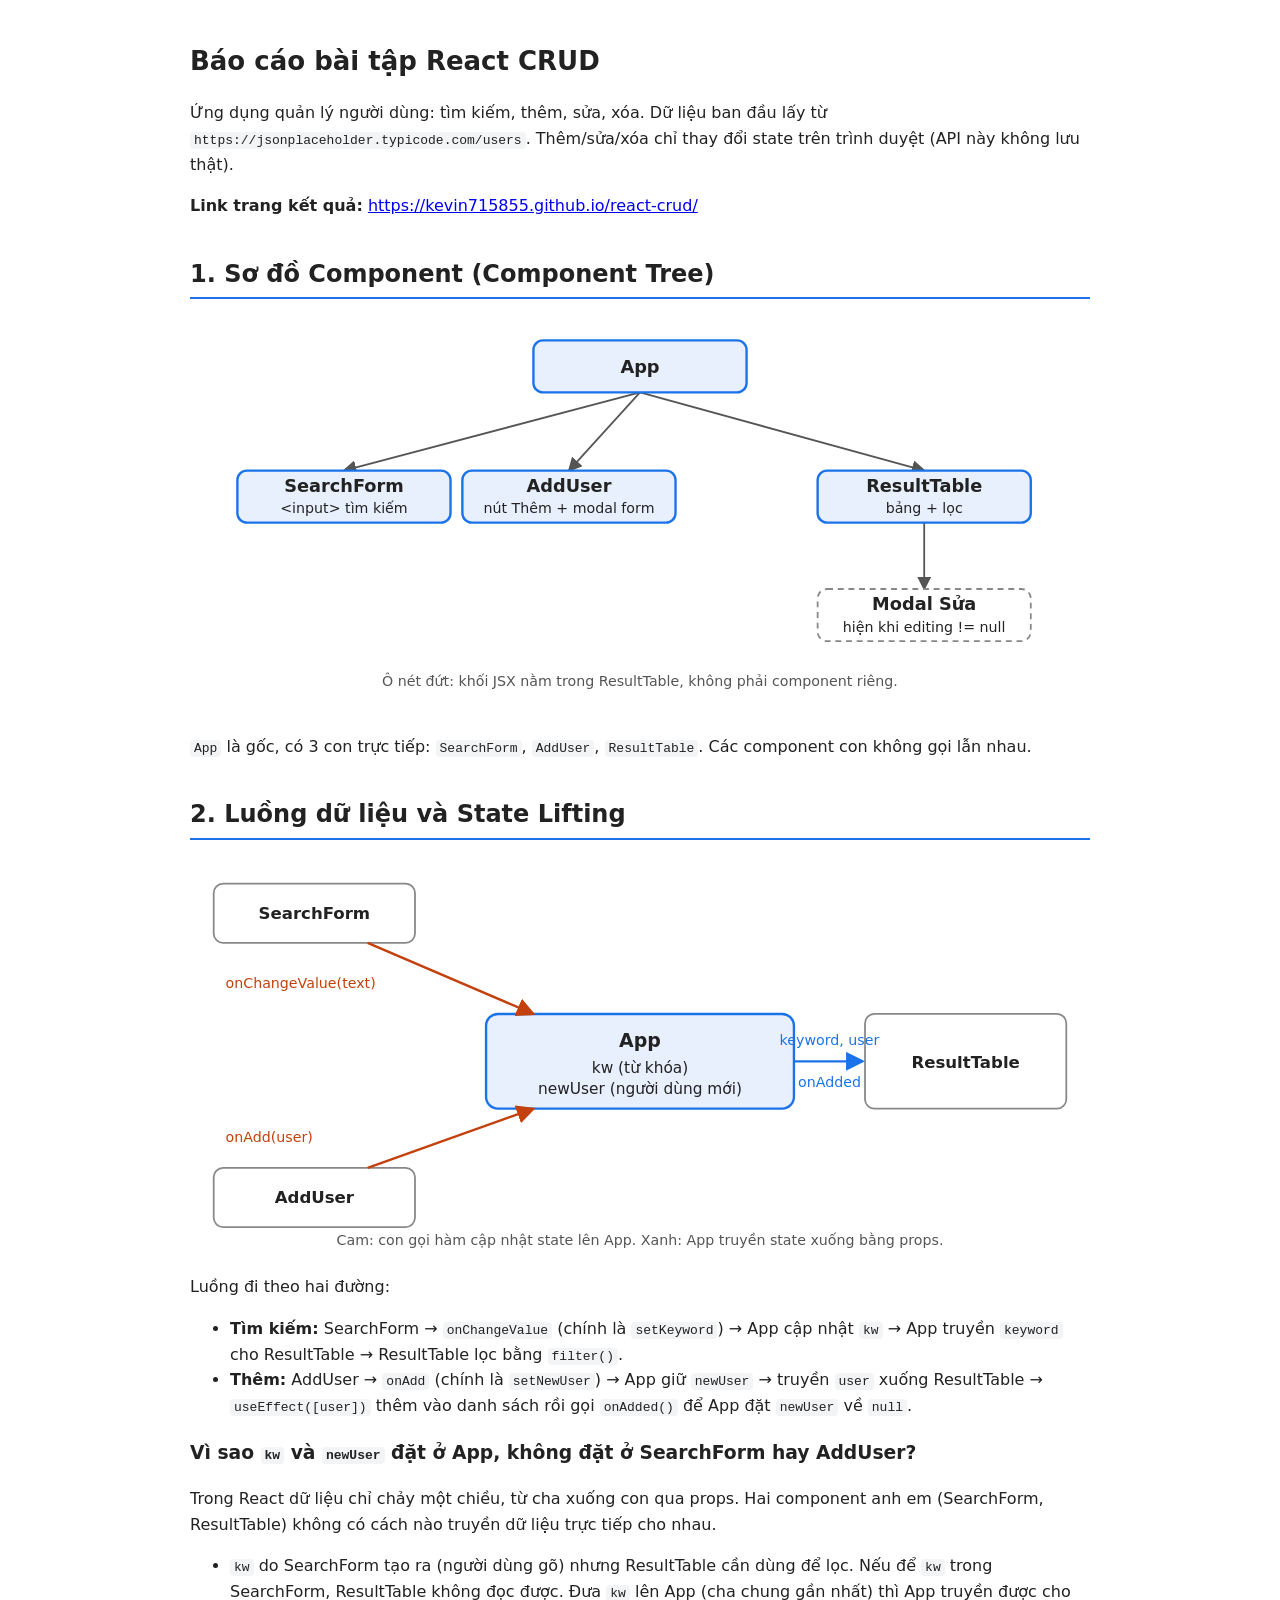
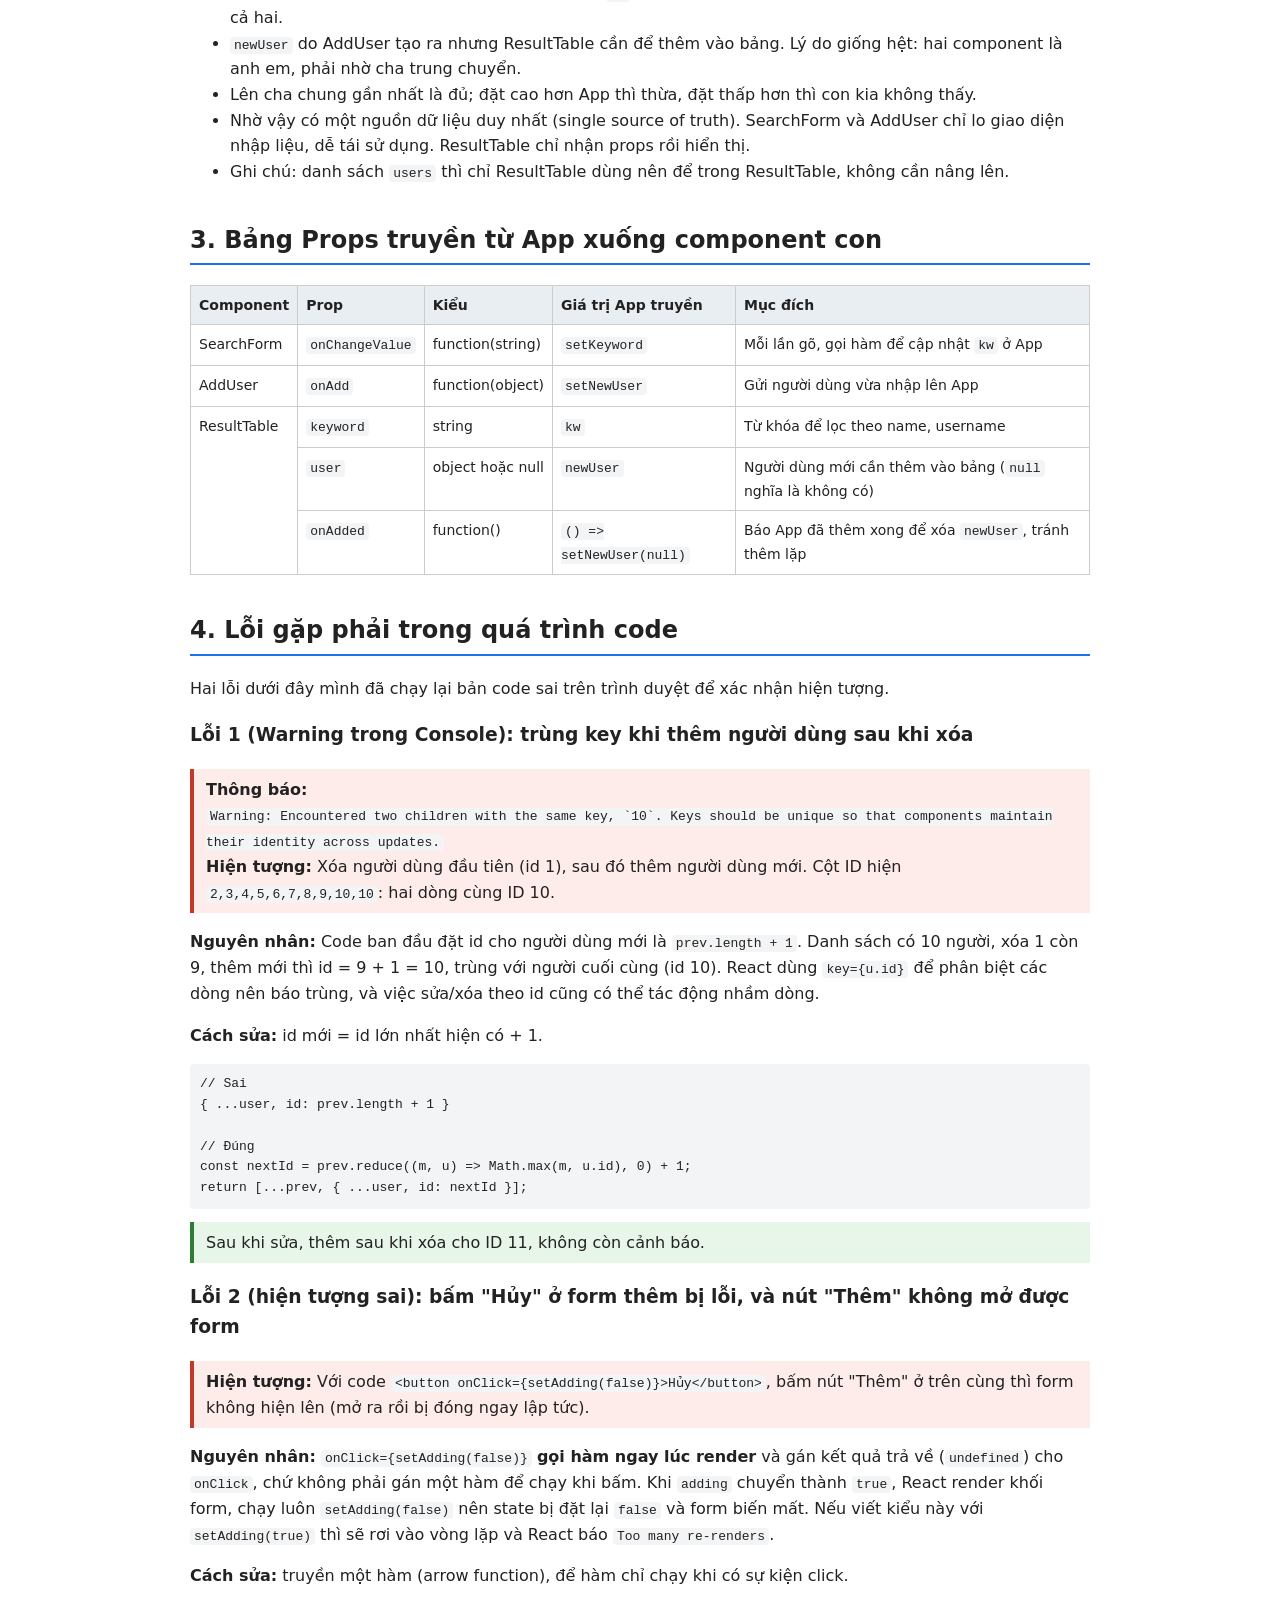
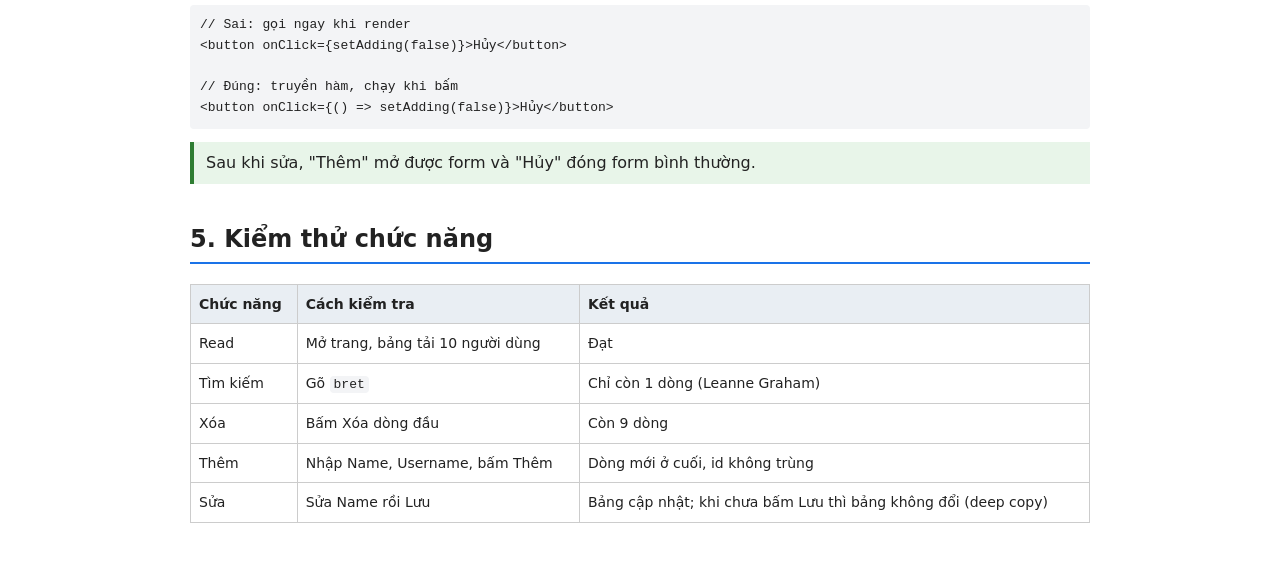
<file: report.html>
<!DOCTYPE html>
<html lang="vi">
<head>
  <meta charset="UTF-8" />
  <meta name="viewport" content="width=device-width, initial-scale=1" />
  <title>Báo cáo bài tập React CRUD</title>
  <style>
    body { font-family: system-ui, Arial, sans-serif; max-width: 900px; margin: 0 auto; padding: 24px 16px 60px; line-height: 1.6; color: #222; background: #fff; }
    h1 { font-size: 26px; } h2 { margin-top: 36px; border-bottom: 2px solid #1a73e8; padding-bottom: 4px; }
    table { border-collapse: collapse; width: 100%; margin: 12px 0; font-size: 14px; }
    th, td { border: 1px solid #ccc; padding: 8px; text-align: left; vertical-align: top; }
    th { background: #e9eef3; }
    code, pre { background: #f3f4f6; border-radius: 4px; font-family: Consolas, monospace; font-size: 13px; }
    code { padding: 1px 4px; } pre { padding: 10px; overflow-x: auto; }
    .err { background: #fdecea; border-left: 4px solid #c0392b; padding: 8px 12px; }
    .ok { background: #e8f5e9; border-left: 4px solid #2e7d32; padding: 8px 12px; }
    svg { max-width: 100%; height: auto; }
    svg text { font-family: system-ui, Arial, sans-serif; }
  </style>
</head>
<body>
  <h1>Báo cáo bài tập React CRUD</h1>
  <p>Ứng dụng quản lý người dùng: tìm kiếm, thêm, sửa, xóa. Dữ liệu ban đầu lấy từ
    <code>https://jsonplaceholder.typicode.com/users</code>. Thêm/sửa/xóa chỉ thay đổi state trên trình duyệt (API này không lưu thật).</p>
  <p><b>Link trang kết quả:</b> <a href="https://kevin715855.github.io/react-crud/">https://kevin715855.github.io/react-crud/</a></p>

  <h2>1. Sơ đồ Component (Component Tree)</h2>
  <svg viewBox="0 0 760 330" role="img" aria-label="Cây component">
    <defs><marker id="a" markerWidth="8" markerHeight="8" refX="7" refY="4" orient="auto"><path d="M0,0 L8,4 L0,8 z" fill="#555"/></marker></defs>
    <g stroke="#555" stroke-width="1.5" fill="none" marker-end="url(#a)">
      <line x1="380" y1="62" x2="130" y2="128"/><line x1="380" y1="62" x2="320" y2="128"/><line x1="380" y1="62" x2="620" y2="128"/>
      <line x1="620" y1="172" x2="620" y2="228"/>
    </g>
    <g stroke="#1a73e8" stroke-width="2" fill="#e8f0fe">
      <rect x="290" y="18" width="180" height="44" rx="8"/>
      <rect x="40" y="128" width="180" height="44" rx="8"/>
      <rect x="230" y="128" width="180" height="44" rx="8"/>
      <rect x="530" y="128" width="180" height="44" rx="8"/>
    </g>
    <rect x="530" y="228" width="180" height="44" rx="8" fill="#fff" stroke="#888" stroke-width="1.5" stroke-dasharray="5 4"/>
    <g font-size="15" text-anchor="middle" fill="#222">
      <text x="380" y="46" font-weight="700">App</text>
      <text x="130" y="146" font-weight="700">SearchForm</text><text x="130" y="164" font-size="12">&lt;input&gt; tìm kiếm</text>
      <text x="320" y="146" font-weight="700">AddUser</text><text x="320" y="164" font-size="12">nút Thêm + modal form</text>
      <text x="620" y="146" font-weight="700">ResultTable</text><text x="620" y="164" font-size="12">bảng + lọc</text>
      <text x="620" y="246" font-weight="700">Modal Sửa</text><text x="620" y="264" font-size="12">hiện khi editing != null</text>
    </g>
    <text x="380" y="310" font-size="12" text-anchor="middle" fill="#555">Ô nét đứt: khối JSX nằm trong ResultTable, không phải component riêng.</text>
  </svg>
  <p><code>App</code> là gốc, có 3 con trực tiếp: <code>SearchForm</code>, <code>AddUser</code>, <code>ResultTable</code>.
    Các component con không gọi lẫn nhau.</p>

  <h2>2. Luồng dữ liệu và State Lifting</h2>
  <svg viewBox="0 0 760 330" role="img" aria-label="Luồng dữ liệu">
    <defs><marker id="b" markerWidth="8" markerHeight="8" refX="7" refY="4" orient="auto"><path d="M0,0 L8,4 L0,8 z" fill="#c2410c"/></marker>
      <marker id="c" markerWidth="8" markerHeight="8" refX="7" refY="4" orient="auto"><path d="M0,0 L8,4 L0,8 z" fill="#1a73e8"/></marker></defs>
    <rect x="250" y="130" width="260" height="80" rx="10" fill="#e8f0fe" stroke="#1a73e8" stroke-width="2"/>
    <g text-anchor="middle" fill="#222">
      <text x="380" y="158" font-size="16" font-weight="700">App</text>
      <text x="380" y="180" font-size="13">kw (từ khóa)</text>
      <text x="380" y="198" font-size="13">newUser (người dùng mới)</text>
    </g>
    <g fill="#fff" stroke="#888" stroke-width="1.5">
      <rect x="20" y="20" width="170" height="50" rx="8"/><rect x="20" y="260" width="170" height="50" rx="8"/><rect x="570" y="130" width="170" height="80" rx="8"/>
    </g>
    <g text-anchor="middle" font-size="14" font-weight="700" fill="#222">
      <text x="105" y="50">SearchForm</text><text x="105" y="290">AddUser</text><text x="655" y="176">ResultTable</text>
    </g>
    <g stroke="#c2410c" stroke-width="2" fill="none" marker-end="url(#b)">
      <path d="M150,70 L290,130"/><path d="M150,260 L290,210"/>
    </g>
    <g stroke="#1a73e8" stroke-width="2" fill="none" marker-end="url(#c)"><path d="M510,170 L568,170"/></g>
    <g font-size="12" fill="#c2410c"><text x="30" y="108">onChangeValue(text)</text><text x="30" y="238">onAdd(user)</text></g>
    <g font-size="12" fill="#1a73e8" text-anchor="middle"><text x="540" y="156">keyword, user</text><text x="540" y="192">onAdded</text></g>
    <text x="380" y="325" font-size="12" text-anchor="middle" fill="#555">Cam: con gọi hàm cập nhật state lên App. Xanh: App truyền state xuống bằng props.</text>
  </svg>
  <p>Luồng đi theo hai đường:</p>
  <ul>
    <li><b>Tìm kiếm:</b> SearchForm → <code>onChangeValue</code> (chính là <code>setKeyword</code>) → App cập nhật <code>kw</code> → App truyền <code>keyword</code> cho ResultTable → ResultTable lọc bằng <code>filter()</code>.</li>
    <li><b>Thêm:</b> AddUser → <code>onAdd</code> (chính là <code>setNewUser</code>) → App giữ <code>newUser</code> → truyền <code>user</code> xuống ResultTable → <code>useEffect([user])</code> thêm vào danh sách rồi gọi <code>onAdded()</code> để App đặt <code>newUser</code> về <code>null</code>.</li>
  </ul>

  <h3>Vì sao <code>kw</code> và <code>newUser</code> đặt ở App, không đặt ở SearchForm hay AddUser?</h3>
  <p>Trong React dữ liệu chỉ chảy một chiều, từ cha xuống con qua props. Hai component anh em (SearchForm, ResultTable) không có cách nào truyền dữ liệu trực tiếp cho nhau.</p>
  <ul>
    <li><code>kw</code> do SearchForm tạo ra (người dùng gõ) nhưng ResultTable cần dùng để lọc. Nếu để <code>kw</code> trong SearchForm, ResultTable không đọc được. Đưa <code>kw</code> lên App (cha chung gần nhất) thì App truyền được cho cả hai.</li>
    <li><code>newUser</code> do AddUser tạo ra nhưng ResultTable cần để thêm vào bảng. Lý do giống hệt: hai component là anh em, phải nhờ cha trung chuyển.</li>
    <li>Lên cha chung gần nhất là đủ; đặt cao hơn App thì thừa, đặt thấp hơn thì con kia không thấy.</li>
    <li>Nhờ vậy có một nguồn dữ liệu duy nhất (single source of truth). SearchForm và AddUser chỉ lo giao diện nhập liệu, dễ tái sử dụng. ResultTable chỉ nhận props rồi hiển thị.</li>
    <li>Ghi chú: danh sách <code>users</code> thì chỉ ResultTable dùng nên để trong ResultTable, không cần nâng lên.</li>
  </ul>

  <h2>3. Bảng Props truyền từ App xuống component con</h2>
  <table>
    <thead><tr><th>Component</th><th>Prop</th><th>Kiểu</th><th>Giá trị App truyền</th><th>Mục đích</th></tr></thead>
    <tbody>
      <tr><td>SearchForm</td><td><code>onChangeValue</code></td><td>function(string)</td><td><code>setKeyword</code></td><td>Mỗi lần gõ, gọi hàm để cập nhật <code>kw</code> ở App</td></tr>
      <tr><td>AddUser</td><td><code>onAdd</code></td><td>function(object)</td><td><code>setNewUser</code></td><td>Gửi người dùng vừa nhập lên App</td></tr>
      <tr><td rowspan="3">ResultTable</td><td><code>keyword</code></td><td>string</td><td><code>kw</code></td><td>Từ khóa để lọc theo name, username</td></tr>
      <tr><td><code>user</code></td><td>object hoặc null</td><td><code>newUser</code></td><td>Người dùng mới cần thêm vào bảng (<code>null</code> nghĩa là không có)</td></tr>
      <tr><td><code>onAdded</code></td><td>function()</td><td><code>() =&gt; setNewUser(null)</code></td><td>Báo App đã thêm xong để xóa <code>newUser</code>, tránh thêm lặp</td></tr>
    </tbody>
  </table>

  <h2>4. Lỗi gặp phải trong quá trình code</h2>
  <p>Hai lỗi dưới đây mình đã chạy lại bản code sai trên trình duyệt để xác nhận hiện tượng.</p>

  <h3>Lỗi 1 (Warning trong Console): trùng key khi thêm người dùng sau khi xóa</h3>
  <div class="err"><b>Thông báo:</b><br>
    <code>Warning: Encountered two children with the same key, `10`. Keys should be unique so that components maintain their identity across updates.</code><br>
    <b>Hiện tượng:</b> Xóa người dùng đầu tiên (id 1), sau đó thêm người dùng mới. Cột ID hiện <code>2,3,4,5,6,7,8,9,10,10</code>: hai dòng cùng ID 10.</div>
  <p><b>Nguyên nhân:</b> Code ban đầu đặt id cho người dùng mới là <code>prev.length + 1</code>. Danh sách có 10 người, xóa 1 còn 9, thêm mới thì id = 9 + 1 = 10, trùng với người cuối cùng (id 10). React dùng <code>key={u.id}</code> để phân biệt các dòng nên báo trùng, và việc sửa/xóa theo id cũng có thể tác động nhầm dòng.</p>
  <p><b>Cách sửa:</b> id mới = id lớn nhất hiện có + 1.</p>
<pre>// Sai
{ ...user, id: prev.length + 1 }

// Đúng
const nextId = prev.reduce((m, u) =&gt; Math.max(m, u.id), 0) + 1;
return [...prev, { ...user, id: nextId }];</pre>
  <div class="ok">Sau khi sửa, thêm sau khi xóa cho ID 11, không còn cảnh báo.</div>

  <h3>Lỗi 2 (hiện tượng sai): bấm "Hủy" ở form thêm bị lỗi, và nút "Thêm" không mở được form</h3>
  <div class="err"><b>Hiện tượng:</b> Với code <code>&lt;button onClick={setAdding(false)}&gt;Hủy&lt;/button&gt;</code>, bấm nút "Thêm" ở trên cùng thì form không hiện lên (mở ra rồi bị đóng ngay lập tức).</div>
  <p><b>Nguyên nhân:</b> <code>onClick={setAdding(false)}</code> <b>gọi hàm ngay lúc render</b> và gán kết quả trả về (<code>undefined</code>) cho <code>onClick</code>, chứ không phải gán một hàm để chạy khi bấm. Khi <code>adding</code> chuyển thành <code>true</code>, React render khối form, chạy luôn <code>setAdding(false)</code> nên state bị đặt lại <code>false</code> và form biến mất. Nếu viết kiểu này với <code>setAdding(true)</code> thì sẽ rơi vào vòng lặp và React báo <code>Too many re-renders</code>.</p>
  <p><b>Cách sửa:</b> truyền một hàm (arrow function), để hàm chỉ chạy khi có sự kiện click.</p>
<pre>// Sai: gọi ngay khi render
&lt;button onClick={setAdding(false)}&gt;Hủy&lt;/button&gt;

// Đúng: truyền hàm, chạy khi bấm
&lt;button onClick={() =&gt; setAdding(false)}&gt;Hủy&lt;/button&gt;</pre>
  <div class="ok">Sau khi sửa, "Thêm" mở được form và "Hủy" đóng form bình thường.</div>

  <h2>5. Kiểm thử chức năng</h2>
  <table>
    <thead><tr><th>Chức năng</th><th>Cách kiểm tra</th><th>Kết quả</th></tr></thead>
    <tbody>
      <tr><td>Read</td><td>Mở trang, bảng tải 10 người dùng</td><td>Đạt</td></tr>
      <tr><td>Tìm kiếm</td><td>Gõ <code>bret</code></td><td>Chỉ còn 1 dòng (Leanne Graham)</td></tr>
      <tr><td>Xóa</td><td>Bấm Xóa dòng đầu</td><td>Còn 9 dòng</td></tr>
      <tr><td>Thêm</td><td>Nhập Name, Username, bấm Thêm</td><td>Dòng mới ở cuối, id không trùng</td></tr>
      <tr><td>Sửa</td><td>Sửa Name rồi Lưu</td><td>Bảng cập nhật; khi chưa bấm Lưu thì bảng không đổi (deep copy)</td></tr>
    </tbody>
  </table>
</body>
</html>
</file>
